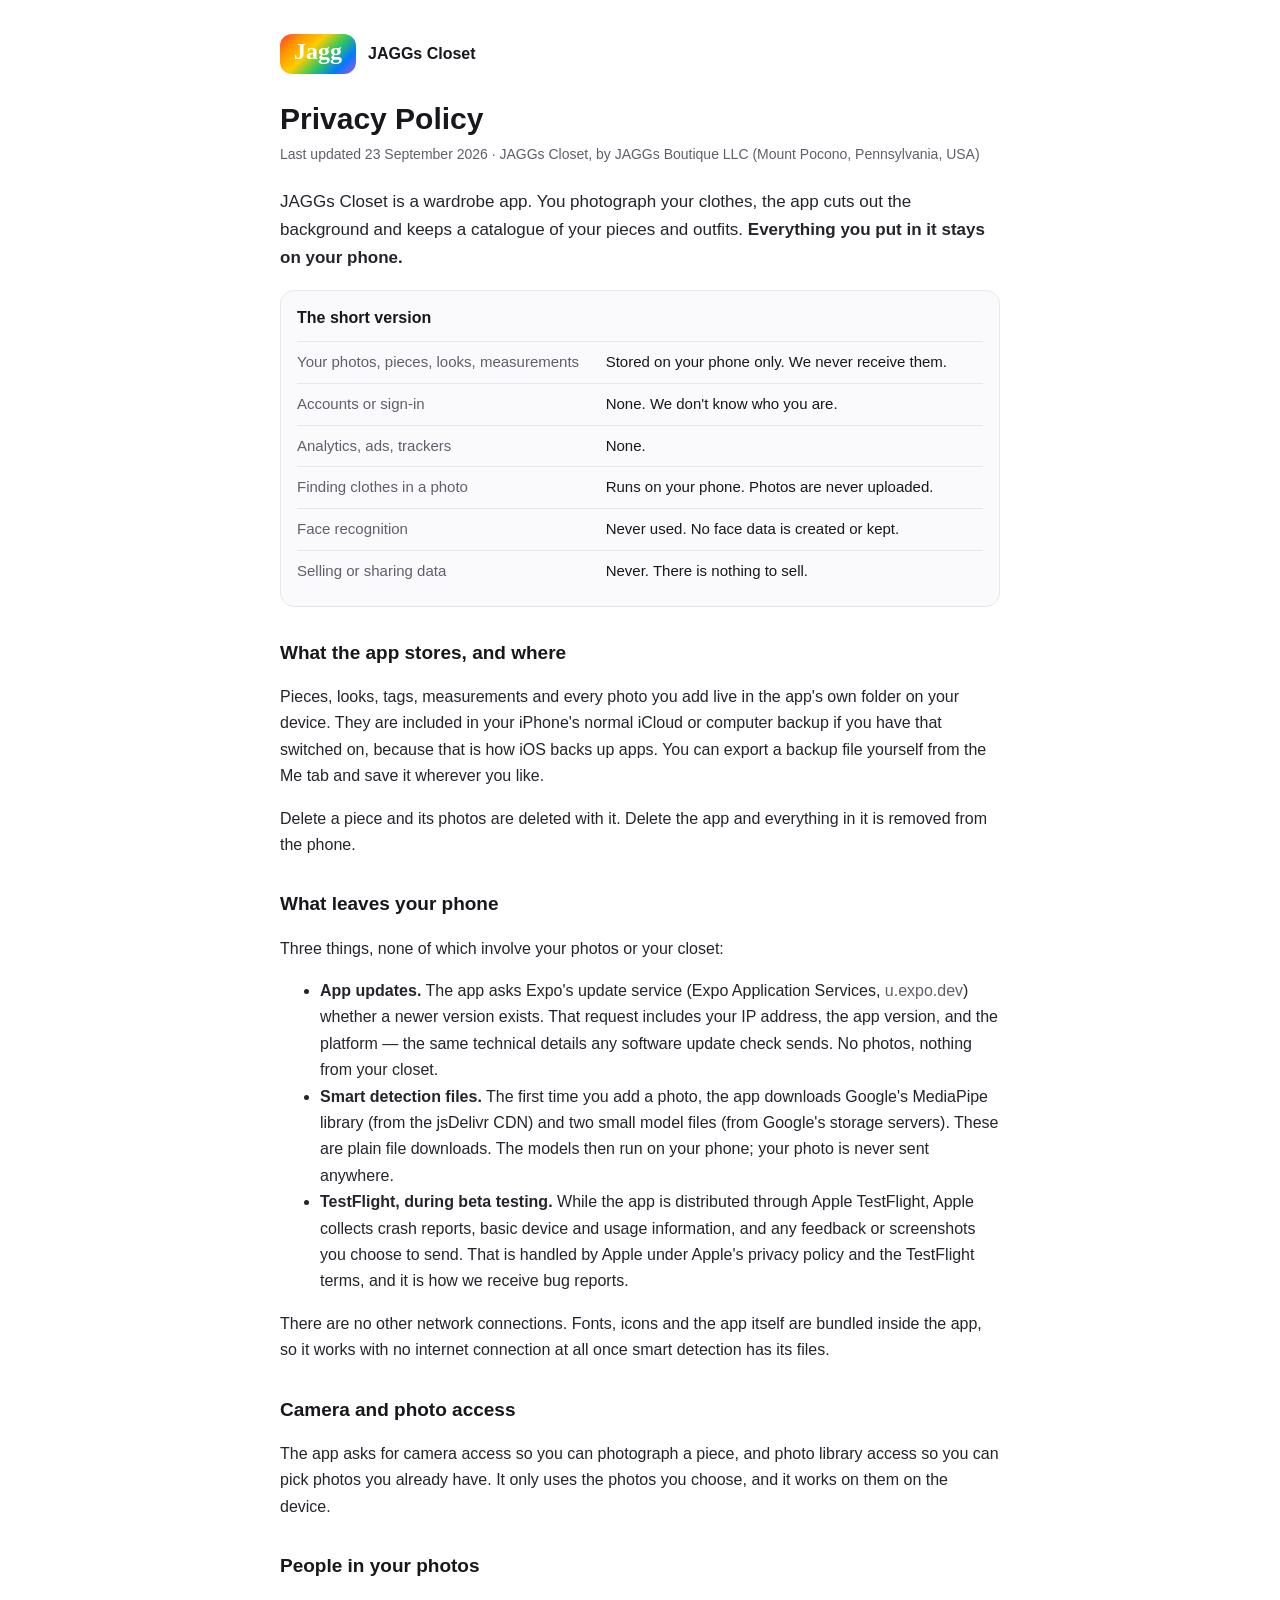
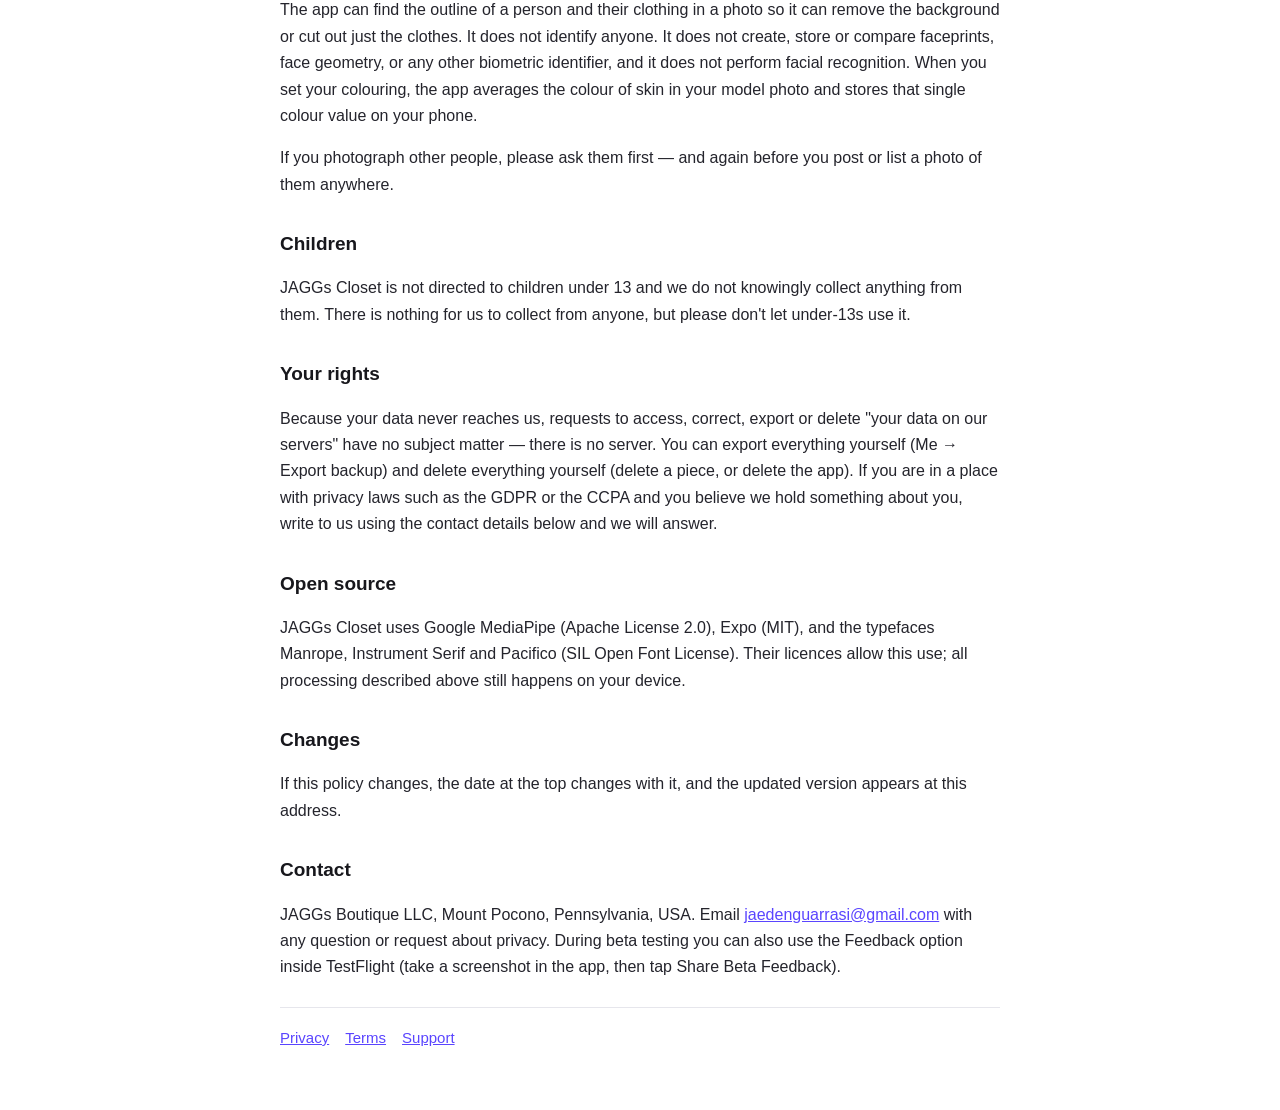
<file: index.html>
<!DOCTYPE html><html lang="en"><head><meta charset="utf-8"><meta name="viewport" content="width=device-width,initial-scale=1">
<title>Privacy Policy — JAGGs Closet</title><link rel="stylesheet" href="style.css"></head><body><div class="wrap">
<header><span class="logo">Jagg</span><strong>JAGGs Closet</strong></header>
<h1>Privacy Policy</h1><p class="updated">Last updated 23 September 2026 · JAGGs Closet, by JAGGs Boutique LLC (Mount Pocono, Pennsylvania, USA)</p>
<p class="lead">JAGGs Closet is a wardrobe app. You photograph your clothes, the app cuts out the background and keeps a catalogue of your pieces and outfits. <strong>Everything you put in it stays on your phone.</strong></p>
<div class="box"><strong>The short version</strong>
<table>
<tr><td>Your photos, pieces, looks, measurements</td><td>Stored on your phone only. We never receive them.</td></tr>
<tr><td>Accounts or sign-in</td><td>None. We don't know who you are.</td></tr>
<tr><td>Analytics, ads, trackers</td><td>None.</td></tr>
<tr><td>Finding clothes in a photo</td><td>Runs on your phone. Photos are never uploaded.</td></tr>
<tr><td>Face recognition</td><td>Never used. No face data is created or kept.</td></tr>
<tr><td>Selling or sharing data</td><td>Never. There is nothing to sell.</td></tr>
</table></div>

<h2>What the app stores, and where</h2>
<p>Pieces, looks, tags, measurements and every photo you add live in the app's own folder on your device. They are included in your iPhone's normal iCloud or computer backup if you have that switched on, because that is how iOS backs up apps. You can export a backup file yourself from the Me tab and save it wherever you like.</p>
<p>Delete a piece and its photos are deleted with it. Delete the app and everything in it is removed from the phone.</p>

<h2>What leaves your phone</h2>
<p>Three things, none of which involve your photos or your closet:</p>
<ul>
<li><strong>App updates.</strong> The app asks Expo's update service (Expo Application Services, <span class="muted">u.expo.dev</span>) whether a newer version exists. That request includes your IP address, the app version, and the platform — the same technical details any software update check sends. No photos, nothing from your closet.</li>
<li><strong>Smart detection files.</strong> The first time you add a photo, the app downloads Google's MediaPipe library (from the jsDelivr CDN) and two small model files (from Google's storage servers). These are plain file downloads. The models then run on your phone; your photo is never sent anywhere.</li>
<li><strong>TestFlight, during beta testing.</strong> While the app is distributed through Apple TestFlight, Apple collects crash reports, basic device and usage information, and any feedback or screenshots you choose to send. That is handled by Apple under Apple's privacy policy and the TestFlight terms, and it is how we receive bug reports.</li>
</ul>
<p>There are no other network connections. Fonts, icons and the app itself are bundled inside the app, so it works with no internet connection at all once smart detection has its files.</p>

<h2>Camera and photo access</h2>
<p>The app asks for camera access so you can photograph a piece, and photo library access so you can pick photos you already have. It only uses the photos you choose, and it works on them on the device.</p>

<h2>People in your photos</h2>
<p>The app can find the outline of a person and their clothing in a photo so it can remove the background or cut out just the clothes. It does not identify anyone. It does not create, store or compare faceprints, face geometry, or any other biometric identifier, and it does not perform facial recognition. When you set your colouring, the app averages the colour of skin in your model photo and stores that single colour value on your phone.</p>
<p>If you photograph other people, please ask them first — and again before you post or list a photo of them anywhere.</p>

<h2>Children</h2>
<p>JAGGs Closet is not directed to children under 13 and we do not knowingly collect anything from them. There is nothing for us to collect from anyone, but please don't let under-13s use it.</p>

<h2>Your rights</h2>
<p>Because your data never reaches us, requests to access, correct, export or delete "your data on our servers" have no subject matter — there is no server. You can export everything yourself (Me → Export backup) and delete everything yourself (delete a piece, or delete the app). If you are in a place with privacy laws such as the GDPR or the CCPA and you believe we hold something about you, write to us using the contact details below and we will answer.</p>

<h2>Open source</h2>
<p>JAGGs Closet uses Google MediaPipe (Apache License 2.0), Expo (MIT), and the typefaces Manrope, Instrument Serif and Pacifico (SIL Open Font License). Their licences allow this use; all processing described above still happens on your device.</p>

<h2>Changes</h2>
<p>If this policy changes, the date at the top changes with it, and the updated version appears at this address.</p>

<h2>Contact</h2>
<p>JAGGs Boutique LLC, Mount Pocono, Pennsylvania, USA. Email <a href="mailto:jaedenguarrasi@gmail.com">jaedenguarrasi@gmail.com</a> with any question or request about privacy. During beta testing you can also use the Feedback option inside TestFlight (take a screenshot in the app, then tap Share Beta Feedback).</p>
<nav><a href="index.html">Privacy</a><a href="terms.html">Terms</a><a href="support.html">Support</a></nav></div></body></html>
</file>
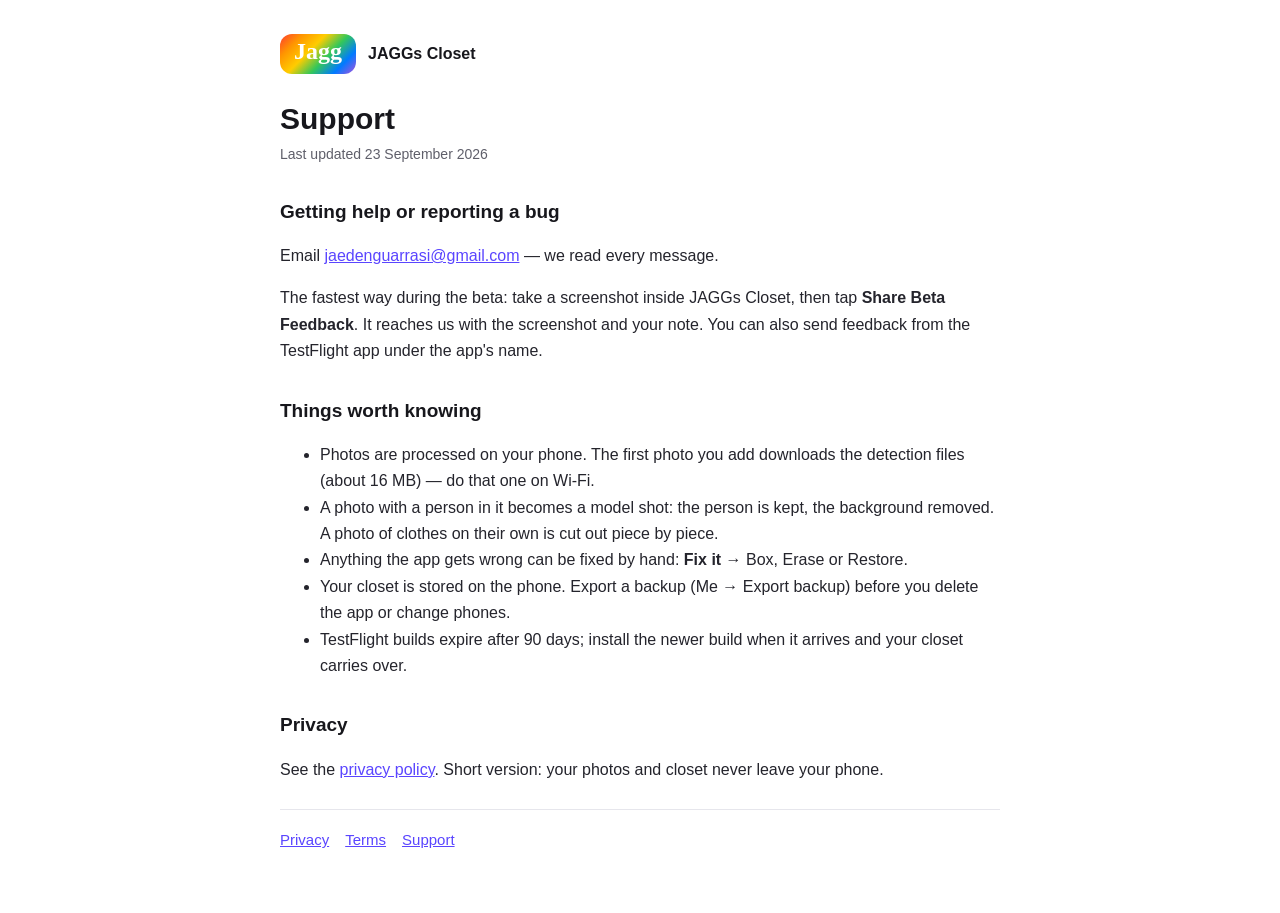
<file: support.html>
<!DOCTYPE html><html lang="en"><head><meta charset="utf-8"><meta name="viewport" content="width=device-width,initial-scale=1">
<title>Support — JAGGs Closet</title><link rel="stylesheet" href="style.css"></head><body><div class="wrap">
<header><span class="logo">Jagg</span><strong>JAGGs Closet</strong></header>
<h1>Support</h1><p class="updated">Last updated 23 September 2026</p>
<h2>Getting help or reporting a bug</h2>
<p>Email <a href="mailto:jaedenguarrasi@gmail.com">jaedenguarrasi@gmail.com</a> — we read every message.</p>
<p>The fastest way during the beta: take a screenshot inside JAGGs Closet, then tap <strong>Share Beta Feedback</strong>. It reaches us with the screenshot and your note. You can also send feedback from the TestFlight app under the app's name.</p>
<h2>Things worth knowing</h2>
<ul>
<li>Photos are processed on your phone. The first photo you add downloads the detection files (about 16 MB) — do that one on Wi-Fi.</li>
<li>A photo with a person in it becomes a model shot: the person is kept, the background removed. A photo of clothes on their own is cut out piece by piece.</li>
<li>Anything the app gets wrong can be fixed by hand: <strong>Fix it</strong> → Box, Erase or Restore.</li>
<li>Your closet is stored on the phone. Export a backup (Me → Export backup) before you delete the app or change phones.</li>
<li>TestFlight builds expire after 90 days; install the newer build when it arrives and your closet carries over.</li>
</ul>
<h2>Privacy</h2>
<p>See the <a href="index.html">privacy policy</a>. Short version: your photos and closet never leave your phone.</p>
<nav><a href="index.html">Privacy</a><a href="terms.html">Terms</a><a href="support.html">Support</a></nav></div></body></html>
</file>
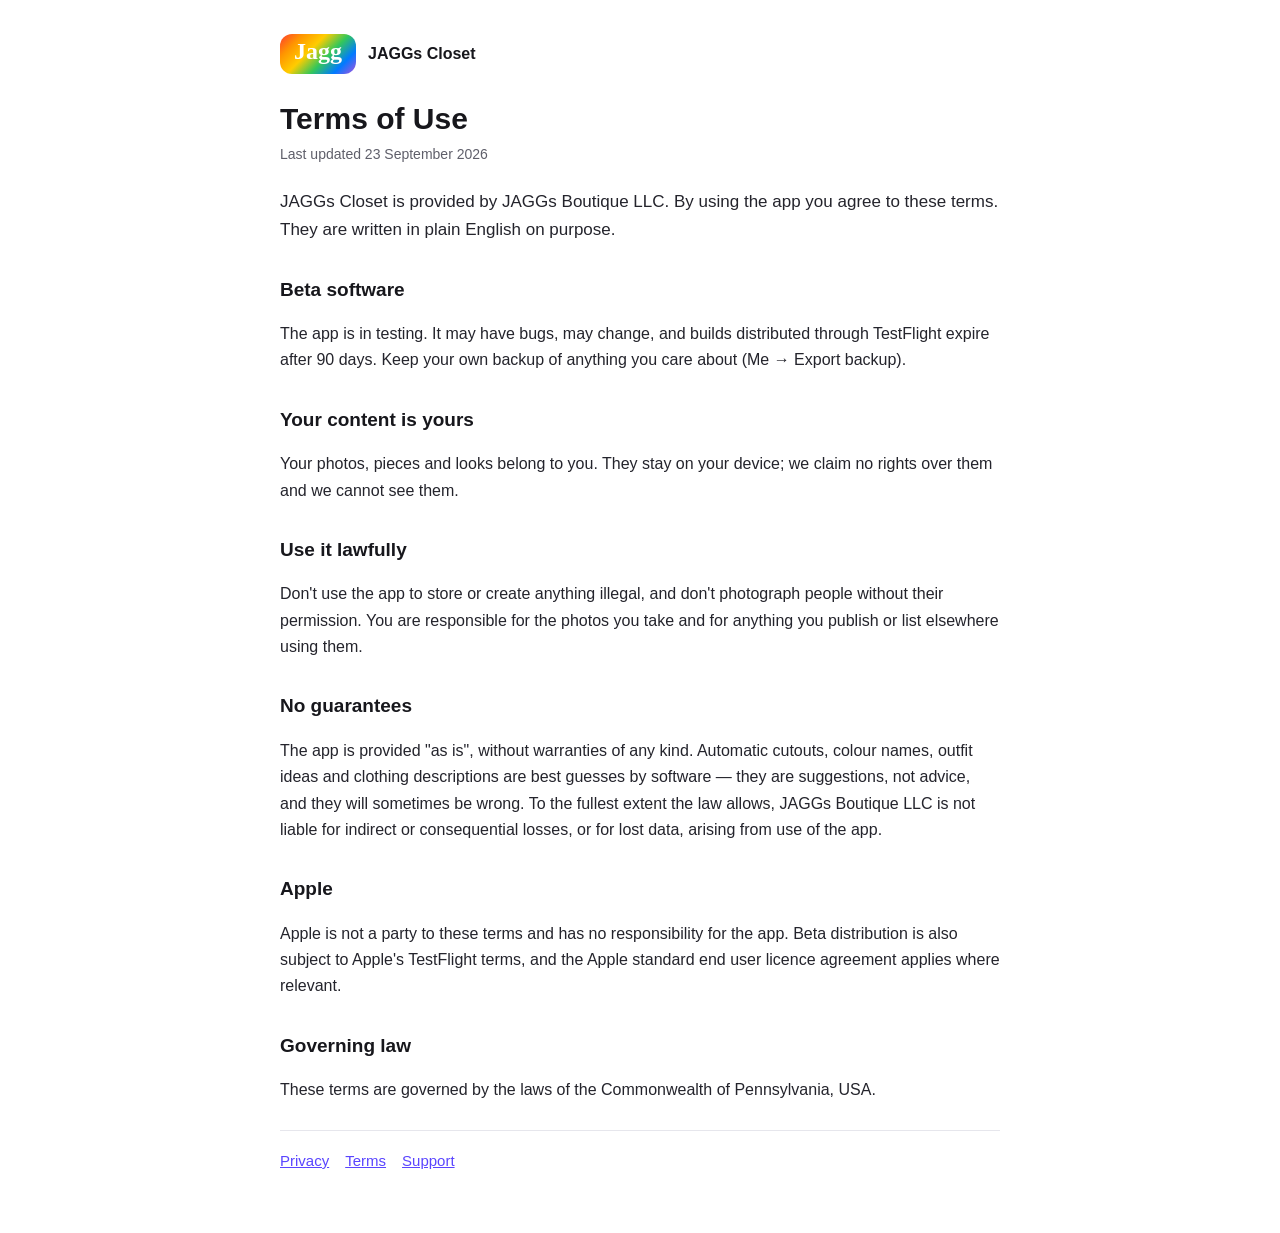
<file: terms.html>
<!DOCTYPE html><html lang="en"><head><meta charset="utf-8"><meta name="viewport" content="width=device-width,initial-scale=1">
<title>Terms — JAGGs Closet</title><link rel="stylesheet" href="style.css"></head><body><div class="wrap">
<header><span class="logo">Jagg</span><strong>JAGGs Closet</strong></header>
<h1>Terms of Use</h1><p class="updated">Last updated 23 September 2026</p>
<p class="lead">JAGGs Closet is provided by JAGGs Boutique LLC. By using the app you agree to these terms. They are written in plain English on purpose.</p>
<h2>Beta software</h2>
<p>The app is in testing. It may have bugs, may change, and builds distributed through TestFlight expire after 90 days. Keep your own backup of anything you care about (Me → Export backup).</p>
<h2>Your content is yours</h2>
<p>Your photos, pieces and looks belong to you. They stay on your device; we claim no rights over them and we cannot see them.</p>
<h2>Use it lawfully</h2>
<p>Don't use the app to store or create anything illegal, and don't photograph people without their permission. You are responsible for the photos you take and for anything you publish or list elsewhere using them.</p>
<h2>No guarantees</h2>
<p>The app is provided "as is", without warranties of any kind. Automatic cutouts, colour names, outfit ideas and clothing descriptions are best guesses by software — they are suggestions, not advice, and they will sometimes be wrong. To the fullest extent the law allows, JAGGs Boutique LLC is not liable for indirect or consequential losses, or for lost data, arising from use of the app.</p>
<h2>Apple</h2>
<p>Apple is not a party to these terms and has no responsibility for the app. Beta distribution is also subject to Apple's TestFlight terms, and the Apple standard end user licence agreement applies where relevant.</p>
<h2>Governing law</h2>
<p>These terms are governed by the laws of the Commonwealth of Pennsylvania, USA.</p>
<nav><a href="index.html">Privacy</a><a href="terms.html">Terms</a><a href="support.html">Support</a></nav></div></body></html>
</file>
<file: style.css>
:root{--ink:#17171c;--muted:#5f5f6a;--line:#e6e6ec;--accent:#5a45ff;color-scheme:light}
*{box-sizing:border-box}
body{margin:0;background:#fff;color:var(--ink);font:16px/1.65 -apple-system,BlinkMacSystemFont,"Segoe UI",Roboto,Helvetica,Arial,sans-serif;padding:0 20px 60px}
.wrap{max-width:720px;margin:0 auto}
header{padding:34px 0 10px;display:flex;align-items:center;gap:12px}
.logo{display:inline-flex;align-items:center;justify-content:center;height:40px;padding:0 14px 4px;border-radius:12px;color:#fff;font-family:'Snell Roundhand','Brush Script MT',cursive;font-size:24px;font-weight:700;background:linear-gradient(135deg,#ff3b30,#ff9500 20%,#ffcc00 40%,#34c759 60%,#007aff 80%,#af52de)}
h1{font-size:30px;line-height:1.15;margin:18px 0 6px}
h2{font-size:19px;margin:30px 0 8px}
p,li{color:#24242c}
.lead{font-size:17px}
.muted{color:var(--muted)}
.updated{color:var(--muted);font-size:14px;margin:0 0 22px}
.box{border:1px solid var(--line);border-radius:14px;padding:14px 16px;margin:18px 0;background:#fafafd}
table{width:100%;border-collapse:collapse;margin:10px 0 0}
td{padding:8px 0;border-top:1px solid var(--line);vertical-align:top;font-size:15px}
td:first-child{width:45%;color:var(--muted)}
nav{margin:26px 0 0;padding-top:18px;border-top:1px solid var(--line);font-size:15px}
nav a{color:var(--accent);margin-right:16px}
a{color:var(--accent)}
</file>
